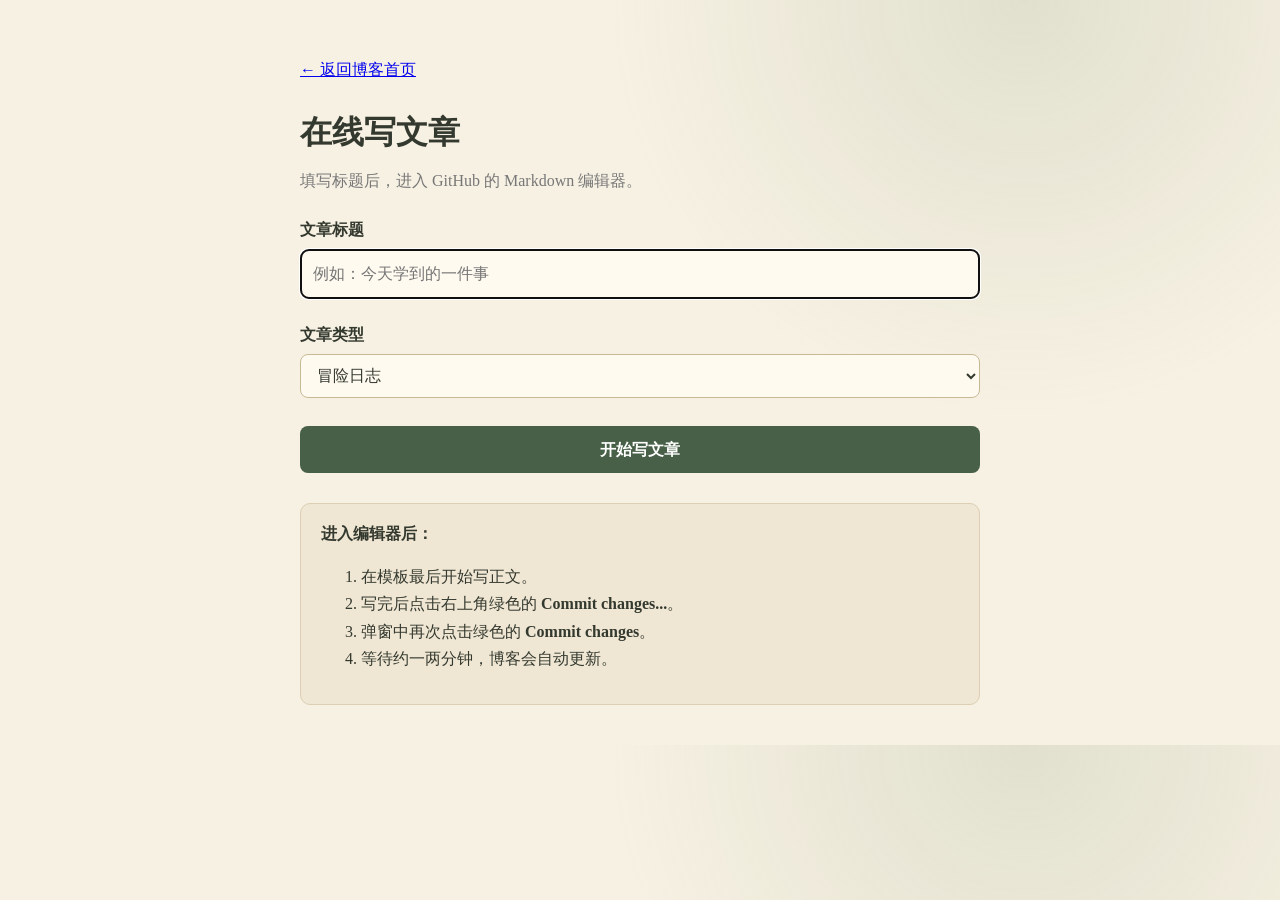
<file: static/write/index.html>
<!doctype html>
<html lang="zh-CN">
<head>
  <meta charset="utf-8">
  <meta name="viewport" content="width=device-width, initial-scale=1">
  <title>在线写文章 - 旅者手札</title>
  <style>
    :root {
      color-scheme: light dark;
      font-family: "Songti SC", "STSong", "Microsoft YaHei", serif;
    }

    body {
      max-width: 680px;
      margin: 0 auto;
      padding: 40px 20px;
      line-height: 1.7;
      color: #34392f;
      background:
        radial-gradient(circle at 80% 0%, rgba(112, 137, 98, 0.16), transparent 26rem),
        #f7f1e3;
    }

    h1 {
      margin-bottom: 8px;
    }

    .hint {
      color: #777;
      margin-top: 0;
    }

    label {
      display: block;
      margin-top: 22px;
      margin-bottom: 6px;
      font-weight: 600;
    }

    input,
    select,
    button {
      box-sizing: border-box;
      width: 100%;
      min-height: 44px;
      padding: 10px 12px;
      border: 1px solid #c7b994;
      border-radius: 8px;
      font: inherit;
      background: #fffaf0;
      color: #34392f;
    }

    button {
      margin-top: 28px;
      border: 0;
      background: #486047;
      color: white;
      cursor: pointer;
      font-weight: 700;
    }

    button:hover {
      background: #344a35;
    }

    .steps {
      margin-top: 30px;
      padding: 16px 20px;
      border-radius: 10px;
      background: rgba(187, 158, 99, 0.13);
      border: 1px solid #ddcfb4;
    }
  </style>
</head>
<body>
  <p><a href="../">← 返回博客首页</a></p>
  <h1>在线写文章</h1>
  <p class="hint">填写标题后，进入 GitHub 的 Markdown 编辑器。</p>

  <label for="title">文章标题</label>
  <input id="title" type="text" placeholder="例如：今天学到的一件事" autofocus>

  <label for="type">文章类型</label>
  <select id="type">
    <option value="冒险日志">冒险日志</option>
    <option value="成长记录">成长记录</option>
    <option value="读书笔记">读书笔记</option>
    <option value="随想">随想</option>
  </select>

  <button id="start" type="button">开始写文章</button>

  <div class="steps">
    <strong>进入编辑器后：</strong>
    <ol>
      <li>在模板最后开始写正文。</li>
      <li>写完后点击右上角绿色的 <b>Commit changes...</b>。</li>
      <li>弹窗中再次点击绿色的 <b>Commit changes</b>。</li>
      <li>等待约一两分钟，博客会自动更新。</li>
    </ol>
  </div>

  <script>
    const repo = "https://github.com/Redpanda121/Traveler-Daily/new/master/content/posts";

    function localDateParts() {
      const now = new Date();
      const year = now.getFullYear();
      const month = String(now.getMonth() + 1).padStart(2, "0");
      const day = String(now.getDate()).padStart(2, "0");
      return {
        date: `${year}-${month}-${day}`,
        compact: `${year}${month}${day}`
      };
    }

    function safeFileName(value) {
      return value
        .trim()
        .replace(/[\\/:*?"<>|#%]/g, "")
        .replace(/\s+/g, "-")
        .slice(0, 50);
    }

    document.getElementById("start").addEventListener("click", () => {
      const title = document.getElementById("title").value.trim();
      const type = document.getElementById("type").value;

      if (!title) {
        alert("请先填写文章标题。");
        document.getElementById("title").focus();
        return;
      }

      const date = localDateParts();
      const fileName = `${date.compact}-${safeFileName(title)}.md`;
      const content = `---
title: "${title.replace(/"/g, '\\"')}"
date: ${date.date}
draft: false
tags: ["${type}"]
---

> 在这里写一句摘要，也可以删除这一行。

`;

      const url = `${repo}?filename=${encodeURIComponent(fileName)}&value=${encodeURIComponent(content)}`;
      window.location.href = url;
    });
  </script>
</body>
</html>
</file>
